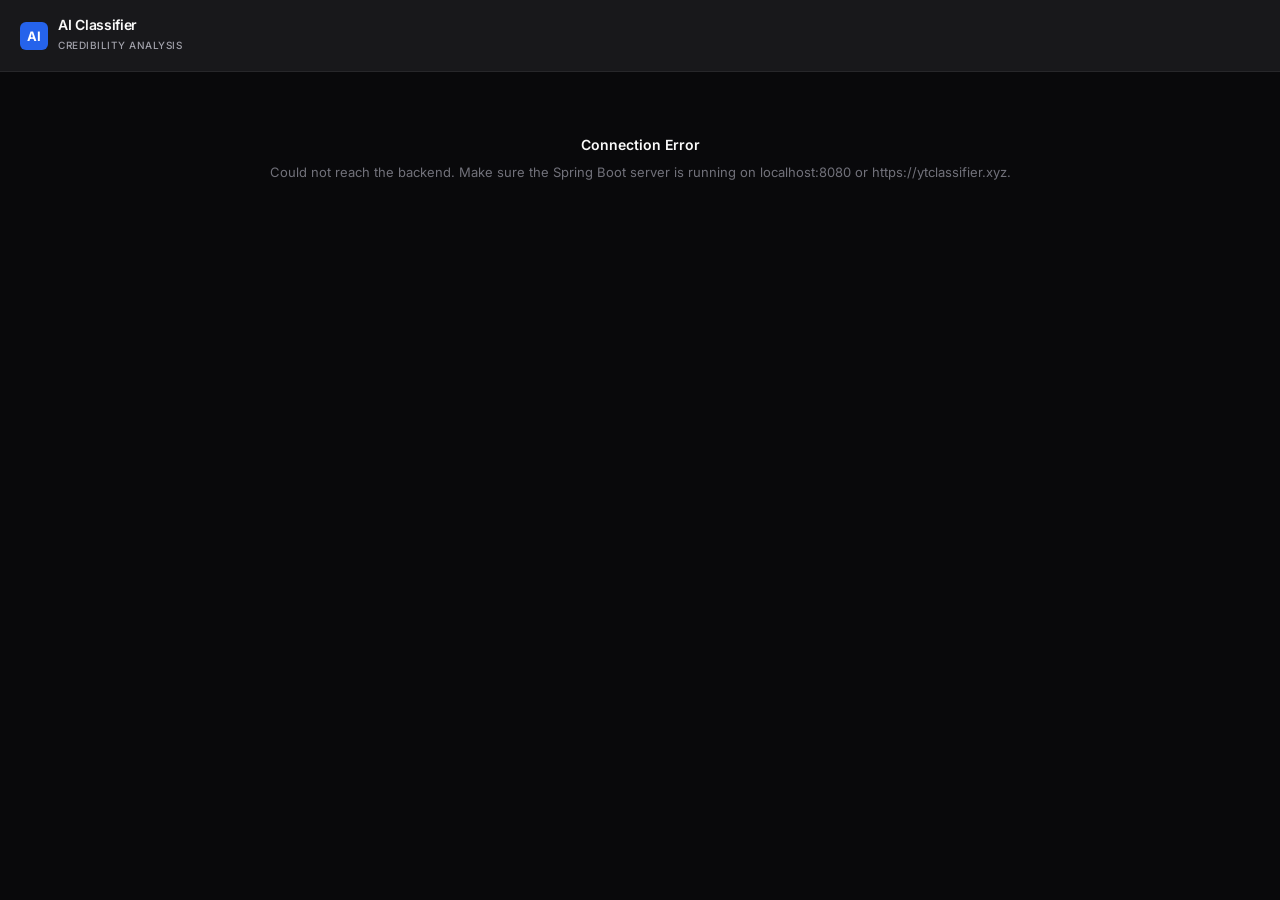
<file: src/main/resources/extension/popup.html>
<!DOCTYPE html>
<html lang="en">
<head>
    <meta charset="UTF-8">
    <title>YouTube AI Classifier</title>
    <link rel="preconnect" href="https://fonts.googleapis.com">
    <link rel="preconnect" href="https://fonts.gstatic.com" crossorigin>
    <link href="https://fonts.googleapis.com/css2?family=Inter:wght@400;500;600;700;800&display=swap" rel="stylesheet">
    <style>
        * {
            margin: 0;
            padding: 0;
            box-sizing: border-box;
        }

        body {
            font-family: 'Inter', -apple-system, BlinkMacSystemFont, sans-serif;
            width: 100%;
            min-width: 300px;
            min-height: 440px;
            background: #09090b;
            color: #f4f4f5;
            overflow-y: auto;
        }

        ::-webkit-scrollbar {
            width: 6px;
        }
        ::-webkit-scrollbar-track {
            background: rgba(255, 255, 255, 0.02);
        }
        ::-webkit-scrollbar-thumb {
            background: rgba(255, 255, 255, 0.1);
            border-radius: 3px;
        }
        ::-webkit-scrollbar-thumb:hover {
            background: rgba(37, 99, 235, 0.4);
        }

        .bg-glow, .bg-glow-2 {
            display: none;
        }

        .header {
            position: relative;
            z-index: 1;
            padding: 16px 20px;
            display: flex;
            align-items: center;
            gap: 10px;
            border-bottom: 1px solid #27272a;
            background: #18181b;
        }

        .header-icon {
            width: 28px;
            height: 28px;
            background: #2563eb;
            border-radius: 6px;
            display: flex;
            align-items: center;
            justify-content: center;
            color: #ffffff;
            font-size: 13px;
            font-weight: 700;
            flex-shrink: 0;
        }

        .header-text h1 {
            font-size: 14px;
            font-weight: 600;
            color: #fafafa;
            letter-spacing: -0.3px;
        }

        .header-text span {
            font-size: 10px;
            font-weight: 500;
            color: #a1a1aa;
            letter-spacing: 0.5px;
            text-transform: uppercase;
        }

        .content {
            position: relative;
            z-index: 1;
            padding: 24px 20px;
            display: flex;
            flex-direction: column;
            align-items: center;
        }

        .score-ring-container {
            position: relative;
            width: 140px;
            height: 140px;
            margin-bottom: 20px;
        }

        .score-ring-svg {
            width: 140px;
            height: 140px;
            transform: rotate(-90deg);
        }

        .score-ring-bg {
            fill: none;
            stroke: #27272a;
            stroke-width: 8;
        }

        .score-ring-fill {
            fill: none;
            stroke-width: 8;
            stroke-linecap: round;
            stroke-dasharray: 408;
            stroke-dashoffset: 408;
            transition: stroke-dashoffset 1.5s cubic-bezier(0.4, 0, 0.2, 1),
                        stroke 0.5s ease;
        }

        .score-value {
            position: absolute;
            top: 50%;
            left: 50%;
            transform: translate(-50%, -50%);
            text-align: center;
        }

        .score-number {
            font-size: 36px;
            font-weight: 700;
            letter-spacing: -1px;
            line-height: 1;
            color: #fafafa;
        }

        .score-label {
            font-size: 9px;
            font-weight: 600;
            color: #71717a;
            text-transform: uppercase;
            letter-spacing: 1px;
            margin-top: 2px;
        }

        .status-badge {
            display: inline-flex;
            align-items: center;
            gap: 6px;
            padding: 4px 10px;
            border-radius: 4px;
            font-size: 11px;
            font-weight: 600;
            margin-bottom: 16px;
            border: 1px solid;
            text-transform: uppercase;
            letter-spacing: 0.05em;
        }

        .status-badge.high {
            background: rgba(16, 185, 129, 0.08);
            color: #10b981;
            border-color: rgba(16, 185, 129, 0.2);
        }

        .status-badge.medium {
            background: rgba(245, 158, 11, 0.08);
            color: #f59e0b;
            border-color: rgba(245, 158, 11, 0.2);
        }

        .status-badge.low {
            background: rgba(239, 68, 68, 0.08);
            color: #ef4444;
            border-color: rgba(239, 68, 68, 0.2);
        }

        .status-badge.neutral {
            background: rgba(113, 113, 122, 0.08);
            color: #71717a;
            border-color: rgba(113, 113, 122, 0.2);
        }

        .status-dot {
            width: 6px;
            height: 6px;
            border-radius: 50%;
            background: currentColor;
        }

        .explanation-card {
            width: 100%;
            background: #18181b;
            border: 1px solid #27272a;
            border-radius: 8px;
            padding: 14px 16px;
        }

        .explanation-label {
            font-size: 10px;
            font-weight: 600;
            color: #2563eb;
            text-transform: uppercase;
            letter-spacing: 1px;
            margin-bottom: 6px;
        }

        .explanation-text {
            font-size: 13px;
            font-weight: 400;
            color: #a1a1aa;
            line-height: 1.5;
        }

        .loading-container {
            display: flex;
            flex-direction: column;
            align-items: center;
            gap: 16px;
            padding: 30px 0;
        }

        .loading-spinner {
            width: 32px;
            height: 32px;
            border-radius: 50%;
            border: 2px solid #27272a;
            border-top-color: #2563eb;
            animation: spin 0.8s linear infinite;
        }

        @keyframes spin {
            to { transform: rotate(360deg); }
        }

        .loading-text {
            font-size: 13px;
            font-weight: 500;
            color: #71717a;
        }

        .loading-dots::after {
            content: '';
            animation: dots 1.5s steps(3, end) infinite;
        }

        @keyframes dots {
            0% { content: ''; }
            33% { content: '.'; }
            66% { content: '..'; }
            100% { content: '...'; }
        }

        .info-container {
            display: flex;
            flex-direction: column;
            align-items: center;
            gap: 10px;
            padding: 30px 20px;
            text-align: center;
        }

        .info-title {
            font-size: 14px;
            font-weight: 600;
            color: #fafafa;
        }

        .info-desc {
            font-size: 13px;
            color: #71717a;
            line-height: 1.4;
        }

        .footer {
            position: relative;
            z-index: 1;
            padding: 12px 20px;
            border-top: 1px solid #27272a;
            display: flex;
            align-items: center;
            justify-content: center;
            gap: 6px;
            background: #18181b;
        }

        .footer span {
            font-size: 10px;
            font-weight: 500;
            color: #71717a;
            letter-spacing: 0.3px;
        }

        .footer .gemini-badge {
            display: inline-flex;
            align-items: center;
            gap: 4px;
            padding: 2px 6px;
            background: rgba(37, 99, 235, 0.1);
            border: 1px solid rgba(37, 99, 235, 0.25);
            border-radius: 4px;
            font-size: 9px;
            font-weight: 600;
            color: #3b82f6;
        }

        .fade-in {
            animation: fadeIn 0.3s ease-out;
        }

        @keyframes fadeIn {
            from { opacity: 0; transform: translateY(6px); }
            to { opacity: 1; transform: translateY(0); }
        }

        .hidden {
            display: none !important;
        }
    </style>
</head>
<body>

    
    <div class="bg-glow"></div>
    <div class="bg-glow-2"></div>

    
    <div class="header">
        <div class="header-icon">AI</div>
        <div class="header-text">
            <h1>AI Classifier</h1>
            <span>Credibility Analysis</span>
            <div style="font-size: 10px; color: rgba(255, 255, 255, 0.4); margin-top: 2px;" id="user-info-display"></div>
        </div>
    </div>

    
    <div id="loading-state" class="content">
        <div class="loading-container">
            <div class="loading-spinner"></div>
            <div class="loading-text">Analyzing video<span class="loading-dots"></span></div>
        </div>
    </div>

    
    <div id="result-state" class="content hidden">
        <div class="score-ring-container">
            <svg class="score-ring-svg" viewBox="0 0 160 160">
                <circle class="score-ring-bg" cx="80" cy="80" r="65"></circle>
                <circle id="score-ring" class="score-ring-fill" cx="80" cy="80" r="65"></circle>
            </svg>
            <div class="score-value">
                <div id="score-number" class="score-number">--</div>
                <div class="score-label">out of 100</div>
            </div>
        </div>

        <div id="status-badge" class="status-badge neutral">
            <div class="status-dot"></div>
            <span id="status-text">Analyzing</span>
        </div>

        <div class="explanation-card">
            <div class="explanation-label">AI Analysis</div>
            <div id="explanation-text" class="explanation-text">—</div>
        </div>

        <div style="font-size: 10px; color: rgba(255, 255, 255, 0.35); text-align: center; margin-top: 16px; line-height: 1.4; max-width: 260px; font-family: 'Inter', sans-serif;">
            ⚠️ This credibility score is AI-generated and may contain inaccuracies. Please verify details independently.
        </div>
    </div>

    
    <div id="info-state" class="content hidden">
        <div class="info-container">
            <div id="info-icon" class="info-icon"></div>
            <div id="info-title" class="info-title">Not a Video Page</div>
            <div id="info-desc" class="info-desc">Navigate to a YouTube video to analyze its credibility.</div>
        </div>
    </div>

    <script src="config.js"></script>
    <script src="popup.js"></script>
</body>
</html>
</file>
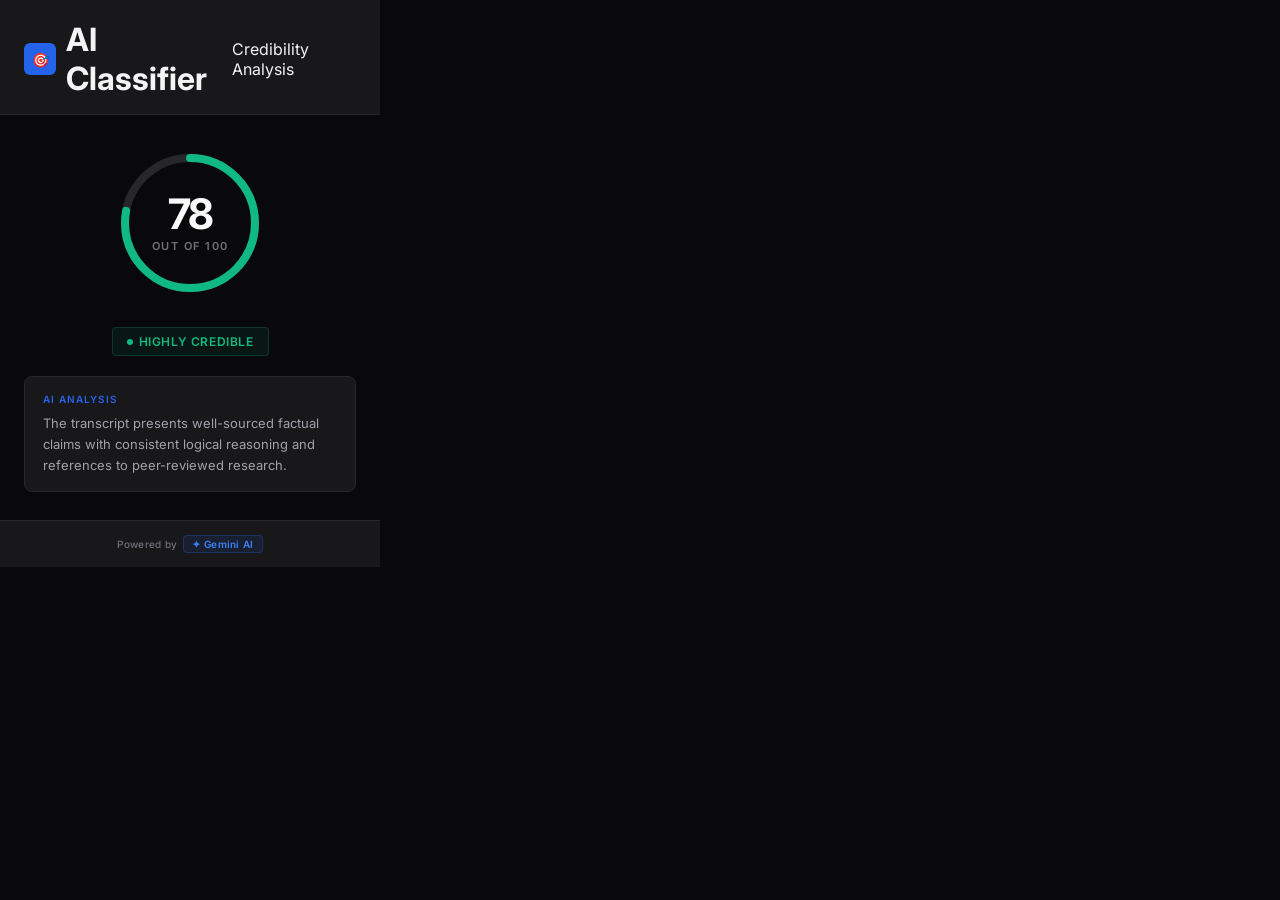
<file: src/main/resources/extension/preview.html>
<!DOCTYPE html>
<html lang="en">
<head>
    <meta charset="UTF-8">
    <title>YouTube AI Classifier</title>
    <link rel="preconnect" href="https://fonts.googleapis.com">
    <link rel="preconnect" href="https://fonts.gstatic.com" crossorigin>
    <link href="https://fonts.googleapis.com/css2?family=Inter:wght@400;500;600;700;800&display=swap" rel="stylesheet">
    <style>
        * {
            margin: 0;
            padding: 0;
            box-sizing: border-box;
        }

        body {
            font-family: 'Inter', -apple-system, BlinkMacSystemFont, sans-serif;
            width: 380px;
            min-height: 420px;
            background: #09090b;
            color: #f4f4f5;
            overflow: hidden;
        }

        .bg-glow, .bg-glow-2 {
            display: none;
        }

        .header {
            position: relative;
            z-index: 1;
            padding: 20px 24px 16px;
            display: flex;
            align-items: center;
            gap: 10px;
            border-bottom: 1px solid #27272a;
            background: #18181b;
        }

        .header-icon {
            width: 32px;
            height: 32px;
            background: #2563eb;
            border-radius: 6px;
            display: flex;
            align-items: center;
            justify-content: center;
            font-size: 14px;
            font-weight: 700;
            color: #ffffff;
            flex-shrink: 0;
        }

        .header-text h1 {
            font-size: 15px;
            font-weight: 600;
            color: #fafafa;
            letter-spacing: -0.3px;
        }

        .header-text span {
            font-size: 11px;
            font-weight: 500;
            color: #a1a1aa;
            letter-spacing: 0.5px;
            text-transform: uppercase;
        }

        .content {
            position: relative;
            z-index: 1;
            padding: 28px 24px;
            display: flex;
            flex-direction: column;
            align-items: center;
        }

        .score-ring-container {
            position: relative;
            width: 160px;
            height: 160px;
            margin-bottom: 24px;
        }

        .score-ring-svg {
            width: 160px;
            height: 160px;
            transform: rotate(-90deg);
        }

        .score-ring-bg {
            fill: none;
            stroke: #27272a;
            stroke-width: 8;
        }

        .score-ring-fill {
            fill: none;
            stroke: #10b981;
            stroke-width: 8;
            stroke-linecap: round;
            stroke-dasharray: 408;
            stroke-dashoffset: 90;
            transition: stroke-dashoffset 1.5s cubic-bezier(0.4, 0, 0.2, 1);
        }

        .score-value {
            position: absolute;
            top: 50%;
            left: 50%;
            transform: translate(-50%, -50%);
            text-align: center;
        }

        .score-number {
            font-size: 42px;
            font-weight: 700;
            letter-spacing: -2px;
            line-height: 1;
            color: #fafafa;
        }

        .score-label {
            font-size: 11px;
            font-weight: 600;
            color: #71717a;
            text-transform: uppercase;
            letter-spacing: 1.5px;
            margin-top: 4px;
        }

        .status-badge {
            display: inline-flex;
            align-items: center;
            gap: 6px;
            padding: 6px 14px;
            border-radius: 4px;
            font-size: 12px;
            font-weight: 600;
            margin-bottom: 20px;
            border: 1px solid;
            background: rgba(16, 185, 129, 0.08);
            color: #10b981;
            border-color: rgba(16, 185, 129, 0.2);
            text-transform: uppercase;
            letter-spacing: 0.05em;
        }

        .status-dot {
            width: 6px;
            height: 6px;
            border-radius: 50%;
            background: currentColor;
        }

        .explanation-card {
            width: 100%;
            background: #18181b;
            border: 1px solid #27272a;
            border-radius: 8px;
            padding: 16px 18px;
        }

        .explanation-label {
            font-size: 10px;
            font-weight: 600;
            color: #2563eb;
            text-transform: uppercase;
            letter-spacing: 1px;
            margin-bottom: 8px;
        }

        .explanation-text {
            font-size: 13px;
            font-weight: 400;
            color: #a1a1aa;
            line-height: 1.6;
        }

        .footer {
            position: relative;
            z-index: 1;
            padding: 14px 24px;
            border-top: 1px solid #27272a;
            display: flex;
            align-items: center;
            justify-content: center;
            gap: 6px;
            background: #18181b;
        }

        .footer span {
            font-size: 10px;
            font-weight: 500;
            color: #71717a;
            letter-spacing: 0.3px;
        }

        .footer .gemini-badge {
            display: inline-flex;
            align-items: center;
            gap: 4px;
            padding: 2px 8px;
            background: rgba(37, 99, 235, 0.1);
            border: 1px solid rgba(37, 99, 235, 0.25);
            border-radius: 4px;
            font-size: 10px;
            font-weight: 600;
            color: #3b82f6;
        }

        .fade-in {
            animation: fadeIn 0.4s ease-out;
        }

        @keyframes fadeIn {
            from { opacity: 0; transform: translateY(8px); }
            to { opacity: 1; transform: translateY(0); }
        }
    </style>
</head>
<body>
    <div class="bg-glow"></div>
    <div class="bg-glow-2"></div>

    <div class="header">
        <div class="header-icon">🎯</div>
    
            <h1>AI Classifier</h1>
            <span>Credibility Analysis</span>
        </div>
    </div>

    <div class="content fade-in">
        <div class="score-ring-container">
            <svg class="score-ring-svg" viewBox="0 0 160 160">
                <circle class="score-ring-bg" cx="80" cy="80" r="65"></circle>
                <circle class="score-ring-fill" cx="80" cy="80" r="65"></circle>
            </svg>
            <div class="score-value">
                <div class="score-number">78</div>
                <div class="score-label">out of 100</div>
            </div>
        </div>

        <div class="status-badge">
            <div class="status-dot"></div>
            <span>Highly Credible</span>
        </div>

        <div class="explanation-card">
            <div class="explanation-label">AI Analysis</div>
            <div class="explanation-text">The transcript presents well-sourced factual claims with consistent logical reasoning and references to peer-reviewed research.</div>
        </div>
    </div>

    <div class="footer">
        <span>Powered by</span>
        <span class="gemini-badge">✦ Gemini AI</span>
    </div>
</body>
</html>
</file>
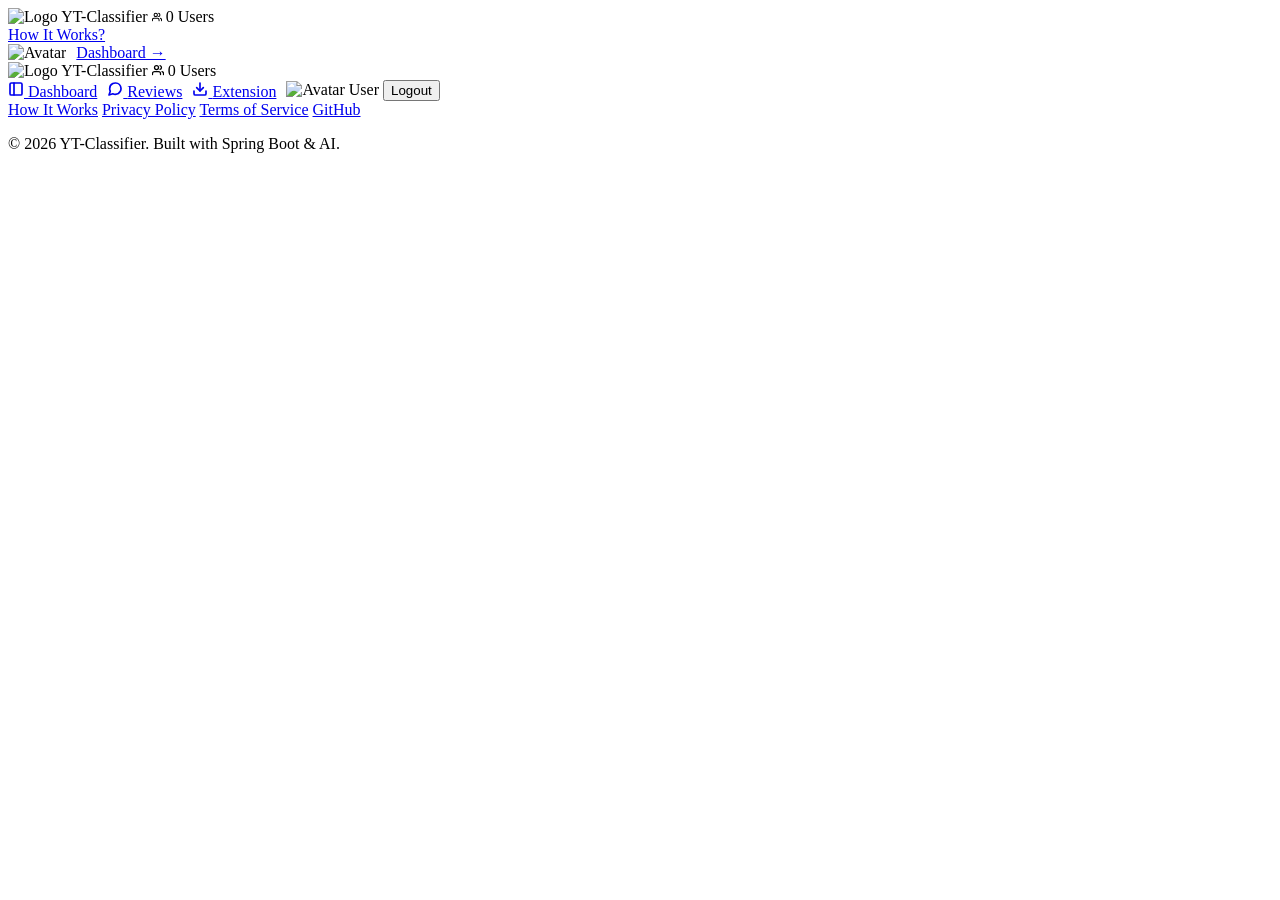
<file: src/main/resources/templates/base.html>
<!DOCTYPE html>
<html xmlns:th="http://www.thymeleaf.org">

<head th:fragment="head(pageTitle)">
    <meta charset="UTF-8">
    <meta name="viewport" content="width=device-width, initial-scale=1.0">
    <title th:text="${pageTitle}">YT-Classifier</title>
    <link href="https://fonts.googleapis.com/css2?family=Inter:wght@400;500;600;700&display=swap" rel="stylesheet">
    <link rel="stylesheet" th:href="@{/spa.css?v=2}">
    <link rel="icon" th:href="@{/logo.png}">
    <script th:src="@{/app.js?v=2}" defer></script>
</head>

<body>

<div th:fragment="background">
    <div class="bg-matrix"></div>
</div>

<div th:fragment="landing-background">
    <div class="bg-matrix"></div>
</div>

<header th:fragment="landing-navbar">
    <div class="logo-hub" onclick="window.location='/'">
        <img th:src="@{/logo.png}" alt="Logo" class="logo-image">
        <span class="logo-title">YT-Classifier</span>
        <span class="users-badge">
            <svg xmlns="http://www.w3.org/2000/svg" width="10" height="10" viewBox="0 0 24 24" fill="none" stroke="currentColor" stroke-width="2.5" stroke-linecap="round" stroke-linejoin="round"><path d="M17 21v-2a4 4 0 0 0-4-4H5a4 4 0 0 0-4 4v2"></path><circle cx="9" cy="7" r="4"></circle><path d="M23 21v-2a4 4 0 0 0-3-3.87"></path><path d="M16 3.13a4 4 0 0 1 0 7.75"></path></svg>
            <span th:text="${userCount}">0</span> Users
        </span>
    </div>
    <div class="nav-actions">
        <a href="/how-it-works" class="btn-action btn-glass">
            How It Works?
        </a>
        <div th:if="${isLoggedIn}" style="display:flex; align-items:center; gap:10px;">
            <img th:if="${userPicture}" th:src="${userPicture}" alt="Avatar" referrerpolicy="no-referrer" class="avatar">
            <a href="/index" class="btn-action btn-green">
                Dashboard →
            </a>
        </div>
    </div>
</header>

<nav th:fragment="navbar(activePage)" class="navbar">
    <div class="logo-hub" onclick="window.location='/'">
        <img th:src="@{/logo.png}" alt="Logo" class="logo-image">
        <span class="logo-title">YT-Classifier</span>
        <span class="users-badge">
            <svg xmlns="http://www.w3.org/2000/svg" width="12" height="12" viewBox="0 0 24 24" fill="none" stroke="currentColor" stroke-width="2.5" stroke-linecap="round" stroke-linejoin="round"><path d="M17 21v-2a4 4 0 0 0-4-4H5a4 4 0 0 0-4 4v2"></path><circle cx="9" cy="7" r="4"></circle><path d="M23 21v-2a4 4 0 0 0-3-3.87"></path><path d="M16 3.13a4 4 0 0 1 0 7.75"></path></svg>
            <span th:text="${userCount}">0</span> Users
        </span>
    </div>

    <div style="display:flex; align-items:center; gap:10px; flex-wrap:wrap;">
        <a href="/index" class="btn-nav" th:classappend="${activePage == 'dashboard'} ? ' active-nav' : ''">
            <svg xmlns="http://www.w3.org/2000/svg" width="16" height="16" viewBox="0 0 24 24" fill="none" stroke="currentColor" stroke-width="2.5" stroke-linecap="round" stroke-linejoin="round"><rect x="3" y="3" width="18" height="18" rx="2" ry="2"></rect><line x1="9" y1="3" x2="9" y2="21"></line></svg>
            <span>Dashboard</span>
        </a>
        <a href="/review" class="btn-nav" th:classappend="${activePage == 'review'} ? ' active-nav' : ''">
            <svg xmlns="http://www.w3.org/2000/svg" width="16" height="16" viewBox="0 0 24 24" fill="none" stroke="currentColor" stroke-width="2.5" stroke-linecap="round" stroke-linejoin="round"><path d="M21 11.5a8.38 8.38 0 0 1-.9 3.8 8.5 8.5 0 0 1-7.6 4.7 8.38 8.38 0 0 1-3.8-.9L3 21l1.9-5.7a8.38 8.38 0 0 1-.9-3.8 8.5 8.5 0 0 1 4.7-7.6 8.38 8.38 0 0 1 3.8-.9h.5a8.48 8.48 0 0 1 8 8v.5z"></path></svg>
            <span>Reviews</span>
        </a>
        <a href="/ytclassifier-extension.zip" download class="btn-nav">
            <svg xmlns="http://www.w3.org/2000/svg" width="16" height="16" viewBox="0 0 24 24" fill="none" stroke="currentColor" stroke-width="2.5" stroke-linecap="round" stroke-linejoin="round"><path d="M21 15v4a2 2 0 0 1-2 2H5a2 2 0 0 1-2-2v-4"></path><polyline points="7 10 12 15 17 10"></polyline><line x1="12" y1="15" x2="12" y2="3"></line></svg>
            <span>Extension</span>
        </a>
        <div class="user-profile" th:if="${userName != null or userEmail != null}">
            <img class="avatar" th:src="${userPicture != null ? userPicture : 'https://www.gravatar.com/avatar/00000000000000000000000000000000?d=mp&f=y'}" alt="Avatar" referrerpolicy="no-referrer">
            <span class="username" th:text="${userName != null ? userName : userEmail}">User</span>
            <form th:action="@{/logout}" method="post" style="display:inline;">
                <button type="submit" class="logout-btn">Logout</button>
            </form>
        </div>
    </div>
</nav>

<footer th:fragment="site-footer" class="site-footer">
    <div class="footer-links">
        <a href="/how-it-works">How It Works</a>
        <a href="/privacy">Privacy Policy</a>
        <a href="/terms">Terms of Service</a>
        <a href="https://github.com/RajSingh-ops/ytclassifier" target="_blank">GitHub</a>
    </div>
    <p class="footer-copy">&copy; 2026 YT-Classifier. Built with Spring Boot &amp; AI.</p>
</footer>

</body>
</html>
</file>
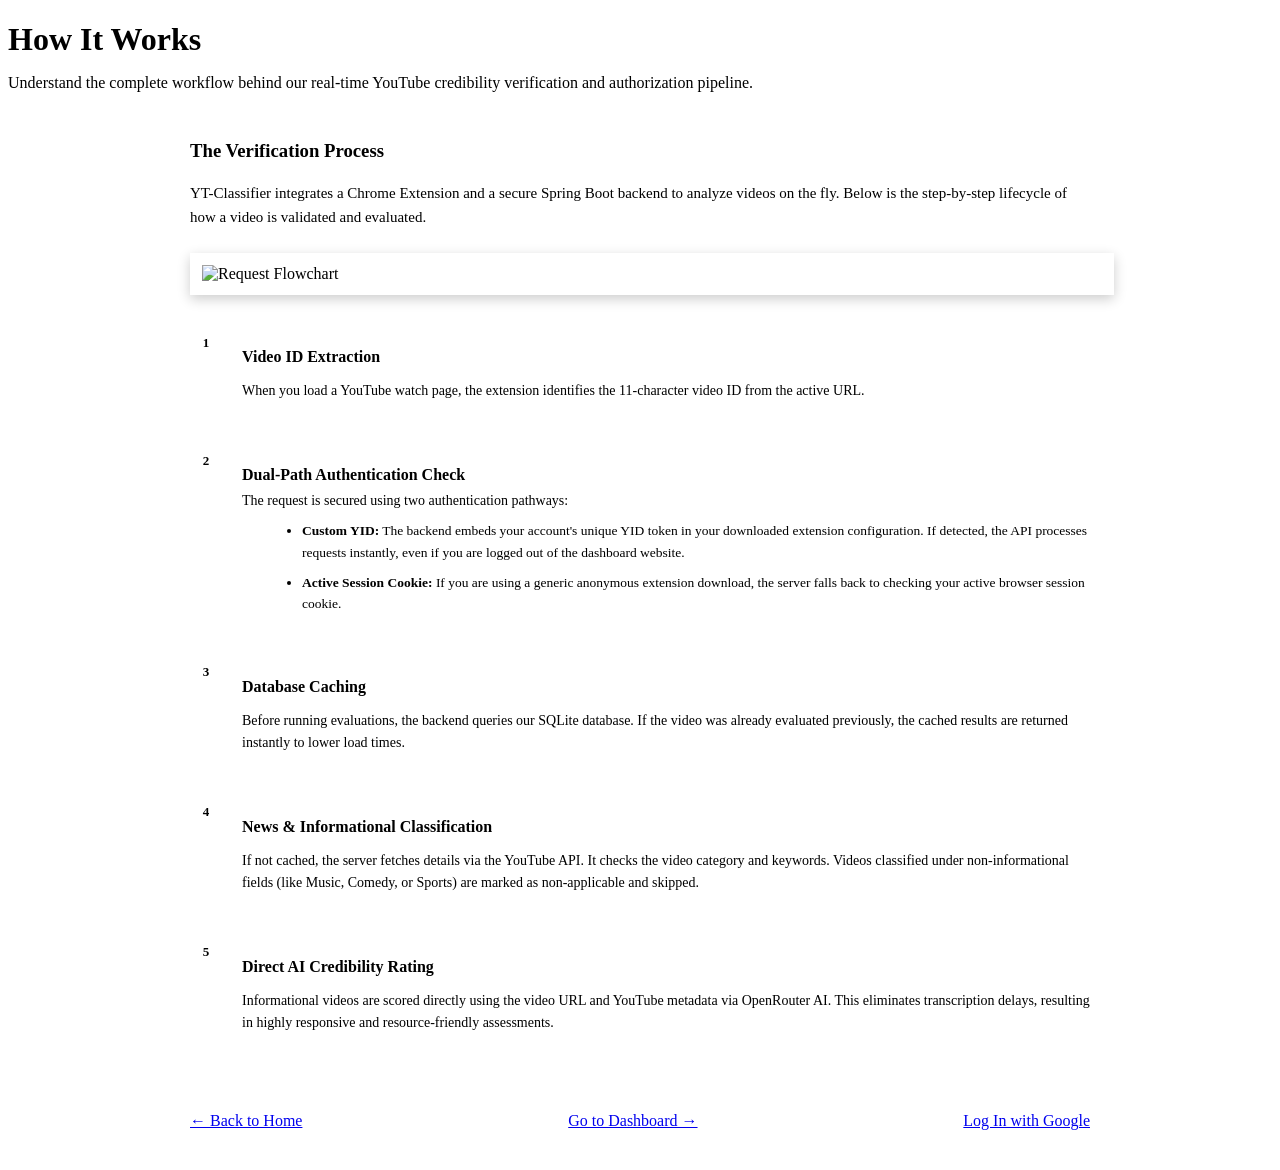
<file: src/main/resources/templates/how-it-works.html>
<!DOCTYPE html>
<html lang="en" xmlns:th="http://www.thymeleaf.org">
<head th:replace="~{base :: head('YT-Classifier | How It Works')}"></head>
<body>
    <div th:replace="~{base :: landing-background}"></div>
    <div class="container">
        <header th:replace="~{base :: landing-navbar}"></header>
        <main class="hero-deck">
            <h1 class="headline" style="margin-bottom: 12px;">
                How <span class="gradient-span">It Works</span>
            </h1>
            <p class="sub-description" style="margin-bottom: 48px;">
                Understand the complete workflow behind our real-time YouTube credibility verification and authorization pipeline.
            </p>
            <div class="glass-card" style="text-align: left; max-width: 900px; margin: 0 auto 40px;">
                <h3 class="section-title">The Verification Process</h3>
                <p style="color: var(--text-secondary); line-height: 1.6; margin-bottom: 24px; font-size: 15px;">
                    YT-Classifier integrates a Chrome Extension and a secure Spring Boot backend to analyze videos on the fly. 
                    Below is the step-by-step lifecycle of how a video is validated and evaluated.
                </p>
                <div style="width: 100%; border-radius: var(--radius-lg); overflow: hidden; background: var(--bg-dark); border: 1px solid var(--border); padding: 12px; margin-bottom: 32px; box-shadow: 0 4px 12px rgba(0,0,0,0.2);">
                    <img th:src="@{/flowchart.png}" alt="Request Flowchart" style="width: 100%; height: auto; display: block; border-radius: var(--radius-md);">
                </div>
                <div style="display: flex; flex-direction: column; gap: 28px;">
                    <div style="display: flex; gap: 20px; align-items: flex-start;">
                        <div style="width: 32px; height: 32px; background: var(--accent-light); border: 1px solid var(--accent-border); color: var(--accent); border-radius: 50%; display: flex; align-items: center; justify-content: center; font-weight: 600; flex-shrink: 0; font-size: 13px;">1</div>
                        <div>
                            <h4 style="font-size: 16px; font-weight: 600; margin-bottom: 6px; color: var(--text-primary);">Video ID Extraction</h4>
                            <p style="color: var(--text-secondary); font-size: 14px; line-height: 1.6;">When you load a YouTube watch page, the extension identifies the 11-character video ID from the active URL.</p>
                        </div>
                    </div>
                    <div style="display: flex; gap: 20px; align-items: flex-start;">
                        <div style="width: 32px; height: 32px; background: var(--accent-light); border: 1px solid var(--accent-border); color: var(--accent); border-radius: 50%; display: flex; align-items: center; justify-content: center; font-weight: 600; flex-shrink: 0; font-size: 13px;">2</div>
                        <div>
                            <h4 style="font-size: 16px; font-weight: 600; margin-bottom: 6px; color: var(--text-primary);">Dual-Path Authentication Check</h4>
                            <div style="color: var(--text-secondary); font-size: 14px; line-height: 1.6;">
                                The request is secured using two authentication pathways:
                                <ul style="margin-left: 20px; margin-top: 8px; color: var(--text-secondary); font-size: 13.5px; line-height: 1.6; display: flex; flex-direction: column; gap: 8px;">
                                    <li><strong>Custom YID:</strong> The backend embeds your account's unique YID token in your downloaded extension configuration. If detected, the API processes requests instantly, even if you are logged out of the dashboard website.</li>
                                    <li><strong>Active Session Cookie:</strong> If you are using a generic anonymous extension download, the server falls back to checking your active browser session cookie.</li>
                                </ul>
                            </div>
                        </div>
                    </div>
                    <div style="display: flex; gap: 20px; align-items: flex-start;">
                        <div style="width: 32px; height: 32px; background: var(--accent-light); border: 1px solid var(--accent-border); color: var(--accent); border-radius: 50%; display: flex; align-items: center; justify-content: center; font-weight: 600; flex-shrink: 0; font-size: 13px;">3</div>
                        <div>
                            <h4 style="font-size: 16px; font-weight: 600; margin-bottom: 6px; color: var(--text-primary);">Database Caching</h4>
                            <p style="color: var(--text-secondary); font-size: 14px; line-height: 1.6;">Before running evaluations, the backend queries our SQLite database. If the video was already evaluated previously, the cached results are returned instantly to lower load times.</p>
                        </div>
                    </div>
                    <div style="display: flex; gap: 20px; align-items: flex-start;">
                        <div style="width: 32px; height: 32px; background: var(--accent-light); border: 1px solid var(--accent-border); color: var(--accent); border-radius: 50%; display: flex; align-items: center; justify-content: center; font-weight: 600; flex-shrink: 0; font-size: 13px;">4</div>
                        <div>
                            <h4 style="font-size: 16px; font-weight: 600; margin-bottom: 6px; color: var(--text-primary);">News & Informational Classification</h4>
                            <p style="color: var(--text-secondary); font-size: 14px; line-height: 1.6;">If not cached, the server fetches details via the YouTube API. It checks the video category and keywords. Videos classified under non-informational fields (like Music, Comedy, or Sports) are marked as non-applicable and skipped.</p>
                        </div>
                    </div>
                    <div style="display: flex; gap: 20px; align-items: flex-start;">
                        <div style="width: 32px; height: 32px; background: var(--accent-light); border: 1px solid var(--accent-border); color: var(--accent); border-radius: 50%; display: flex; align-items: center; justify-content: center; font-weight: 600; flex-shrink: 0; font-size: 13px;">5</div>
                        <div>
                            <h4 style="font-size: 16px; font-weight: 600; margin-bottom: 6px; color: var(--text-primary);">Direct AI Credibility Rating</h4>
                            <p style="color: var(--text-secondary); font-size: 14px; line-height: 1.6;">Informational videos are scored directly using the video URL and YouTube metadata via OpenRouter AI. This eliminates transcription delays, resulting in highly responsive and resource-friendly assessments.</p>
                        </div>
                    </div>
                </div>
                <div style="margin-top: 40px; padding-top: 24px; border-top: 1px solid var(--border); display: flex; justify-content: space-between; align-items: center; flex-wrap: wrap; gap: 16px;">
                    <a href="/" class="btn-action btn-glass">← Back to Home</a>
                    <a th:if="${isLoggedIn}" href="/index" class="btn-action btn-green">Go to Dashboard →</a>
                    <a th:unless="${isLoggedIn}" href="/oauth2/authorization/google" class="btn-action btn-green">Log In with Google</a>
                </div>
            </div>
        </main>
    </div>
</body>
</html>
</file>
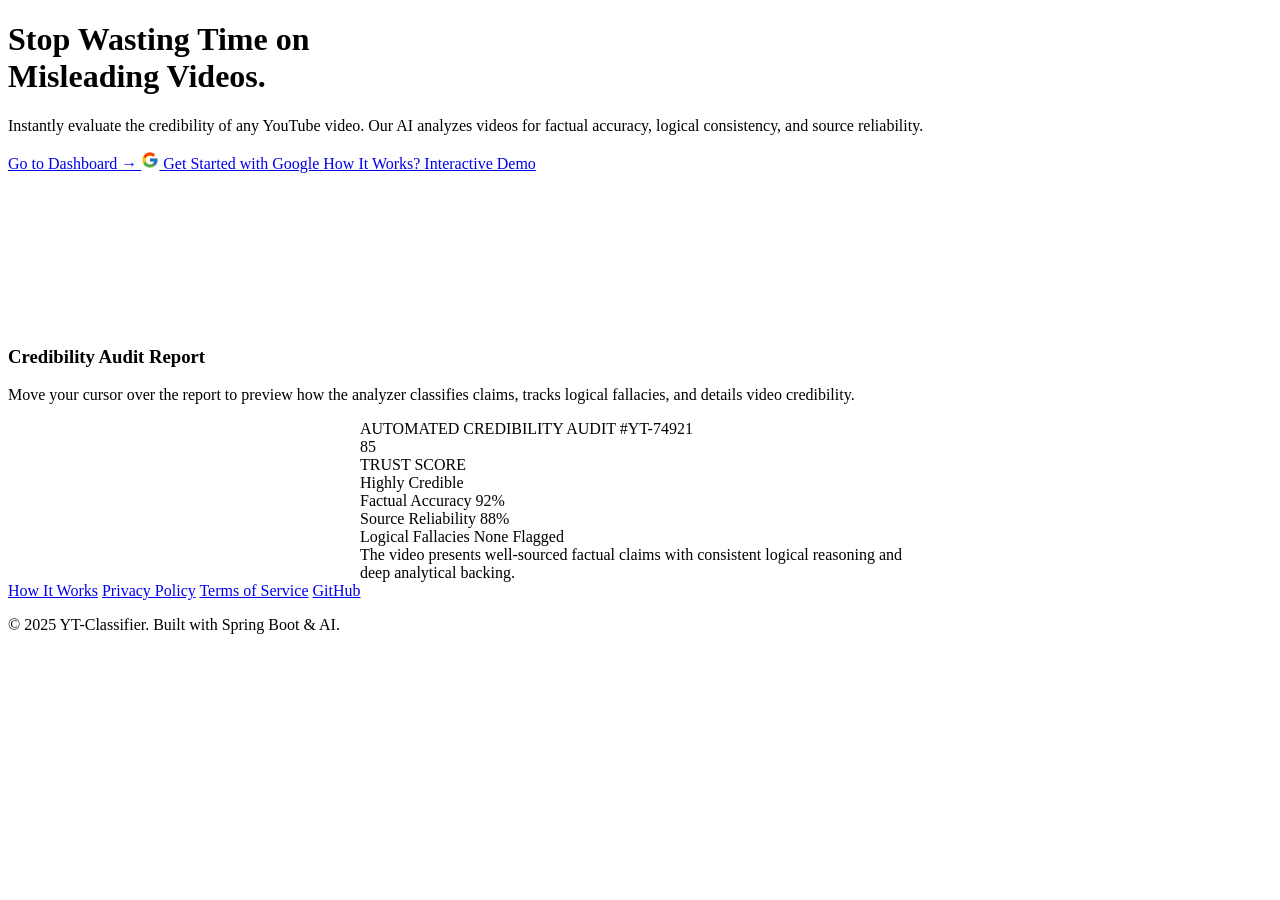
<file: src/main/resources/templates/landing.html>
<!DOCTYPE html>
<html lang="en" xmlns:th="http://www.thymeleaf.org">
<head th:replace="~{base :: head('YT-Classifier | Automated Video Credibility Audits')}"></head>
<body>
    <div th:replace="~{base :: landing-background}"></div>
    <div class="container">
        <header th:replace="~{base :: landing-navbar}"></header>
        <main class="hero-deck">
            <h1 class="headline">
                Stop Wasting Time on <br>
                <span class="gradient-span">Misleading Videos.</span>
            </h1>
            <p class="sub-description">
                Instantly evaluate the credibility of any YouTube video. Our AI analyzes videos for factual accuracy, logical consistency, and source reliability.
            </p>
            <div class="action-row">
                <a th:if="${isLoggedIn}" href="/index" class="btn-action btn-green">
                    Go to Dashboard →
                </a>
                <a th:unless="${isLoggedIn}" href="/oauth2/authorization/google" class="btn-action btn-green">
                    <svg class="google-svg" xmlns="http://www.w3.org/2000/svg" width="18" height="18" viewBox="0 0 48 48"><path fill="#FFC107" d="M43.611 20.083H42V20H24v8h11.303c-1.649 4.657-6.08 8-11.303 8-6.627 0-12-5.373-12-12s5.373-12 12-12c3.059 0 5.842 1.154 7.961 3.039l5.657-5.657C34.046 6.053 29.268 4 24 4 12.955 4 4 12.955 4 24s8.955 20 20 20 20-8.955 20-20c0-1.341-.138-2.65-.389-3.917z"/><path fill="#FF3D00" d="m6.306 14.691 6.571 4.819C14.655 15.108 18.961 12 24 12c3.059 0 5.842 1.154 7.961 3.039l5.657-5.657C34.046 6.053 29.268 4 24 4 16.318 4 9.656 8.337 6.306 14.691z"/><path fill="#4CAF50" d="M24 44c5.166 0 9.86-1.977 13.409-5.192l-6.19-5.238A11.91 11.91 0 0 1 24 36c-5.202 0-9.619-3.317-11.283-7.946l-6.522 5.025C9.505 39.556 16.227 44 24 44z"/><path fill="#1976D2" d="M43.611 20.083H42V20H24v8h11.303a12.04 12.04 0 0 1-4.087 5.571l.003-.002 6.19 5.238C36.971 39.205 44 34 44 24c0-1.341-.138-2.65-.389-3.917z"/></svg>
                    Get Started with Google
                </a>
                <a href="/how-it-works" class="btn-action btn-glass">
                    How It Works?
                </a>
                <a href="#interactive-deck" onclick="document.getElementById('interactive-deck').scrollIntoView({behavior:'smooth'}); return false;" class="btn-action btn-glass">
                    Interactive Demo
                </a>
            </div>
            <div class="video-showcase-container">
                <div class="video-glass-frame">
                    <div class="video-viewport">
                        <video class="embedded-showcase" autoplay loop muted playsinline>
                            <source th:src="@{/test.mp4}" type="video/mp4">
                        </video>
                    </div>
                </div>
            </div>
            <div class="hologram-section" id="interactive-deck">
                <h3 class="hologram-section-title">Credibility Audit Report</h3>
                <p class="hologram-section-subtitle">
                    Move your cursor over the report to preview how the analyzer classifies claims, tracks logical fallacies, and details video credibility.
                </p>
                <div class="holo-card-wrapper" style="max-width: 560px; margin: 0 auto;">
                    <div class="hologram-card" id="tilt-card">
                        <div class="report-header">
                            <span class="report-meta-tag">AUTOMATED CREDIBILITY AUDIT</span>
                            <span class="report-id" id="live-report-id">#YT-74921</span>
                        </div>
                        <div class="report-layout">
                            <div class="report-score-box">
                                <div class="report-score-num" id="live-score">85</div>
                                <span class="report-score-label">TRUST SCORE</span>
                                <div class="trust-badge credible-badge" id="live-badge">Highly Credible</div>
                            </div>
                            <div class="report-details-box">
                                <div class="report-metric-row">
                                    <div class="report-metric-info">
                                        <span class="report-metric-title">Factual Accuracy</span>
                                        <span class="report-metric-value" id="live-metric-factual">92%</span>
                                    </div>
                                    <div class="report-progress-bg">
                                        <div class="report-progress-fill" id="live-fill-factual" style="width: 92%;"></div>
                                    </div>
                                </div>
                                <div class="report-metric-row">
                                    <div class="report-metric-info">
                                        <span class="report-metric-title">Source Reliability</span>
                                        <span class="report-metric-value" id="live-metric-sources">88%</span>
                                    </div>
                                    <div class="report-progress-bg">
                                        <div class="report-progress-fill" id="live-fill-sources" style="width: 88%;"></div>
                                    </div>
                                </div>
                                <div class="report-metric-row">
                                    <div class="report-metric-info">
                                        <span class="report-metric-title">Logical Fallacies</span>
                                        <span class="report-metric-value" id="live-metric-fallacies">None Flagged</span>
                                    </div>
                                    <div class="report-progress-bg">
                                        <div class="report-progress-fill" id="live-fill-fallacies" style="style-placeholder: dummy; width: 100%;"></div>
                                    </div>
                                </div>
                            </div>
                        </div>
                        <div class="summary-block" id="live-summary">
                            The video presents well-sourced factual claims with consistent logical reasoning and deep analytical backing.
                        </div>
                    </div>
                </div>
            </div>
        </main>
    </div>
    <footer class="site-footer">
        <div class="footer-links">
            <a href="/how-it-works">How It Works</a>
            <a href="/privacy">Privacy Policy</a>
            <a href="/terms">Terms of Service</a>
            <a href="https://github.com/RajSingh-ops/ytclassifier" target="_blank">GitHub</a>
        </div>
        <p class="footer-copy">&copy; 2025 YT-Classifier. Built with Spring Boot &amp; AI.</p>
    </footer>
</body>
</html>
</file>
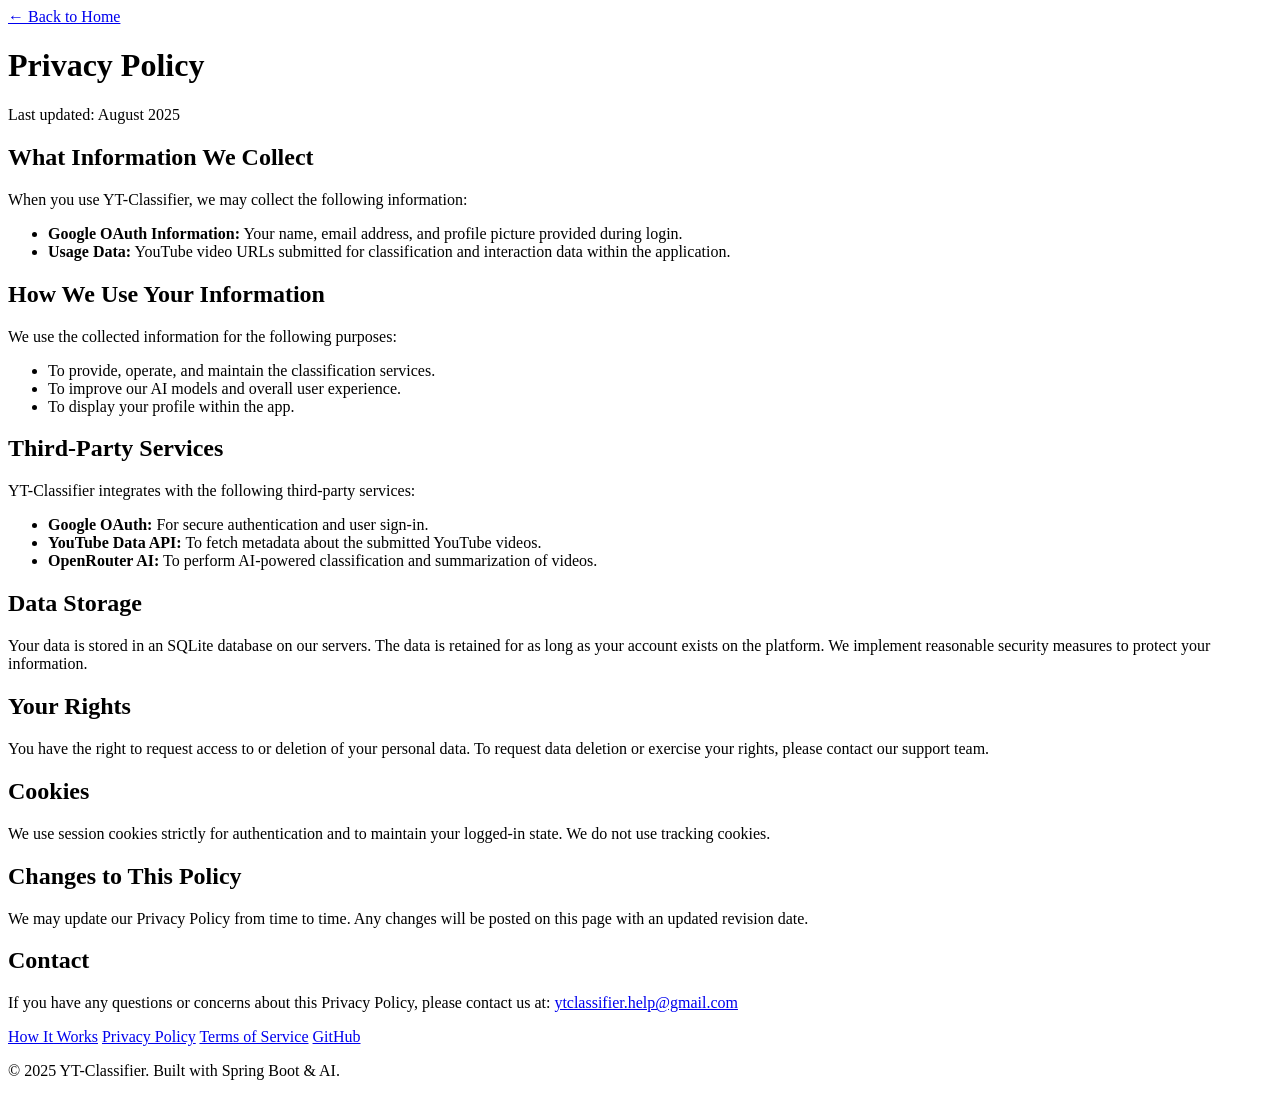
<file: src/main/resources/templates/privacy.html>
<!DOCTYPE html>
<html lang="en" xmlns:th="http://www.thymeleaf.org">
<head th:replace="~{base :: head('Privacy Policy - YT-Classifier')}">
</head>
<body>
    <div th:replace="~{base :: landing-background}"></div>
    <header th:replace="~{base :: landing-navbar}"></header>

    <div class="container">
        <div class="legal-page">
            <a href="/" class="legal-back-link">&larr; Back to Home</a>
            
            <h1>Privacy Policy</h1>
            <p class="legal-updated">Last updated: August 2025</p>

            <h2>What Information We Collect</h2>
            <p>When you use YT-Classifier, we may collect the following information:</p>
            <ul>
                <li><strong>Google OAuth Information:</strong> Your name, email address, and profile picture provided during login.</li>
                <li><strong>Usage Data:</strong> YouTube video URLs submitted for classification and interaction data within the application.</li>
            </ul>

            <h2>How We Use Your Information</h2>
            <p>We use the collected information for the following purposes:</p>
            <ul>
                <li>To provide, operate, and maintain the classification services.</li>
                <li>To improve our AI models and overall user experience.</li>
                <li>To display your profile within the app.</li>
            </ul>

            <h2>Third-Party Services</h2>
            <p>YT-Classifier integrates with the following third-party services:</p>
            <ul>
                <li><strong>Google OAuth:</strong> For secure authentication and user sign-in.</li>
                <li><strong>YouTube Data API:</strong> To fetch metadata about the submitted YouTube videos.</li>
                <li><strong>OpenRouter AI:</strong> To perform AI-powered classification and summarization of videos.</li>
            </ul>

            <h2>Data Storage</h2>
            <p>Your data is stored in an SQLite database on our servers. The data is retained for as long as your account exists on the platform. We implement reasonable security measures to protect your information.</p>

            <h2>Your Rights</h2>
            <p>You have the right to request access to or deletion of your personal data. To request data deletion or exercise your rights, please contact our support team.</p>

            <h2>Cookies</h2>
            <p>We use session cookies strictly for authentication and to maintain your logged-in state. We do not use tracking cookies.</p>

            <h2>Changes to This Policy</h2>
            <p>We may update our Privacy Policy from time to time. Any changes will be posted on this page with an updated revision date.</p>

            <h2>Contact</h2>
            <p>If you have any questions or concerns about this Privacy Policy, please contact us at: <a href="mailto:ytclassifier.help@gmail.com">ytclassifier.help@gmail.com</a></p>
        </div>
    </div>

    <footer class="site-footer">
        <div class="footer-links">
            <a href="/how-it-works">How It Works</a>
            <a href="/privacy">Privacy Policy</a>
            <a href="/terms">Terms of Service</a>
            <a href="https://github.com/RajSingh-ops/ytclassifier" target="_blank">GitHub</a>
        </div>
        <p class="footer-copy">&copy; 2025 YT-Classifier. Built with Spring Boot &amp; AI.</p>
    </footer>
</body>
</html>
</file>
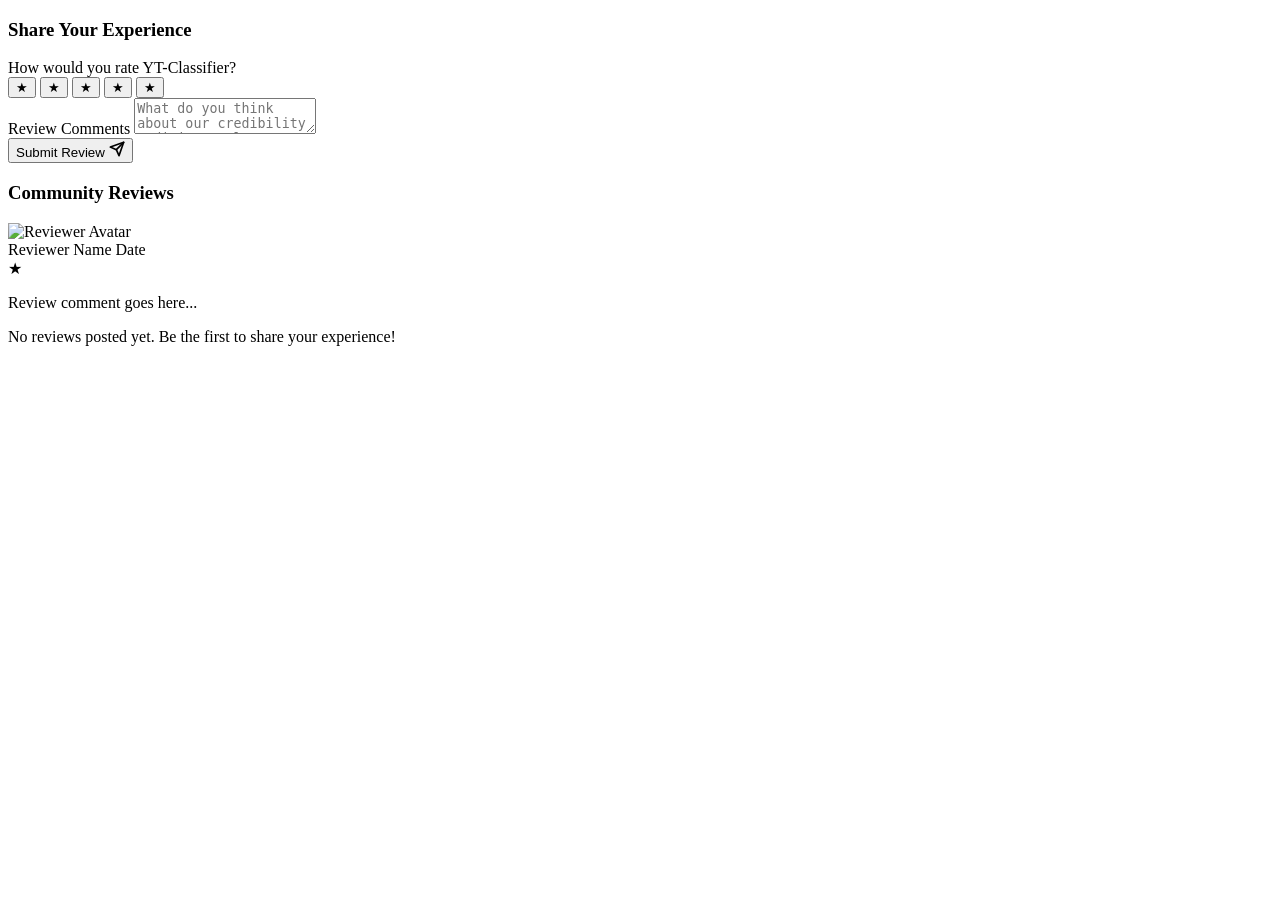
<file: src/main/resources/templates/review.html>
<!DOCTYPE html>
<html lang="en" xmlns:th="http://www.thymeleaf.org">
<head>
    <div th:replace="~{base :: head('Review Panel - YT-Classifier')}"></div>
</head>
<body>

    <div th:replace="~{base :: background}"></div>

    <div class="container">

        <nav th:replace="~{base :: navbar('review')}"></nav>

        <div class="review-grid">

            <div class="glass-card">
                <h3 class="section-title">Share Your Experience</h3>

                <form th:action="@{/review/add}" method="post" id="review-form">
                    <div class="form-group">
                        <label class="form-label">How would you rate YT-Classifier?</label>
                        <div class="rating-select">
                            <button type="button" class="star-btn" data-value="1">★</button>
                            <button type="button" class="star-btn" data-value="2">★</button>
                            <button type="button" class="star-btn" data-value="3">★</button>
                            <button type="button" class="star-btn" data-value="4">★</button>
                            <button type="button" class="star-btn" data-value="5">★</button>
                        </div>
                        <input type="hidden" name="rating" id="rating-input" value="5">
                    </div>

                    <div class="form-group">
                        <label class="form-label" for="comment-text">Review Comments</label>
                        <textarea name="comment" id="comment-text" class="textarea-input" placeholder="What do you think about our credibility auditing tool? (Features, accuracy, extension design, etc.)" required></textarea>
                    </div>

                    <button type="submit" class="primary-btn full-w">
                        Submit Review
                        <svg xmlns="http://www.w3.org/2000/svg" width="16" height="16" viewBox="0 0 24 24" fill="none" stroke="currentColor" stroke-width="2.5" stroke-linecap="round" stroke-linejoin="round"><line x1="22" y1="2" x2="11" y2="13"></line><polygon points="22 2 15 22 11 13 2 9 22 2"></polygon></svg>
                    </button>
                </form>
            </div>

            <div class="glass-card">
                <h3 class="section-title">Community Reviews</h3>

                <div class="reviews-feed">
                    <div class="review-card" th:each="review : ${reviews}">
                        <div class="review-header">
                            <div class="reviewer-info">
                                <img class="reviewer-avatar" th:src="${review.userPicture != null ? review.userPicture : 'https://www.gravatar.com/avatar/00000000000000000000000000000000?d=mp&f=y'}" alt="Reviewer Avatar" referrerpolicy="no-referrer">
                                <div class="reviewer-details">
                                    <span class="reviewer-name" th:text="${review.userName != null ? review.userName : 'Anonymous'}">Reviewer Name</span>
                                    <span class="review-date" th:text="${#temporals.format(review.createdAt, 'dd MMM yyyy, HH:mm')}">Date</span>
                                </div>
                            </div>
                            <div class="rating-stars">
                                <span th:each="star : ${#numbers.sequence(1, 5)}"
                                      th:class="'star-icon ' + (${star <= review.rating} ? 'filled' : '')">★</span>
                            </div>
                        </div>
                        <p class="review-comment" th:text="${review.comment}">Review comment goes here...</p>
                    </div>

                    <div class="empty-feed" th:if="${reviews == null or #lists.isEmpty(reviews)}">
                        No reviews posted yet. Be the first to share your experience!
                    </div>
                </div>
            </div>

        </div>

    </div>

</body>
</html>
</file>
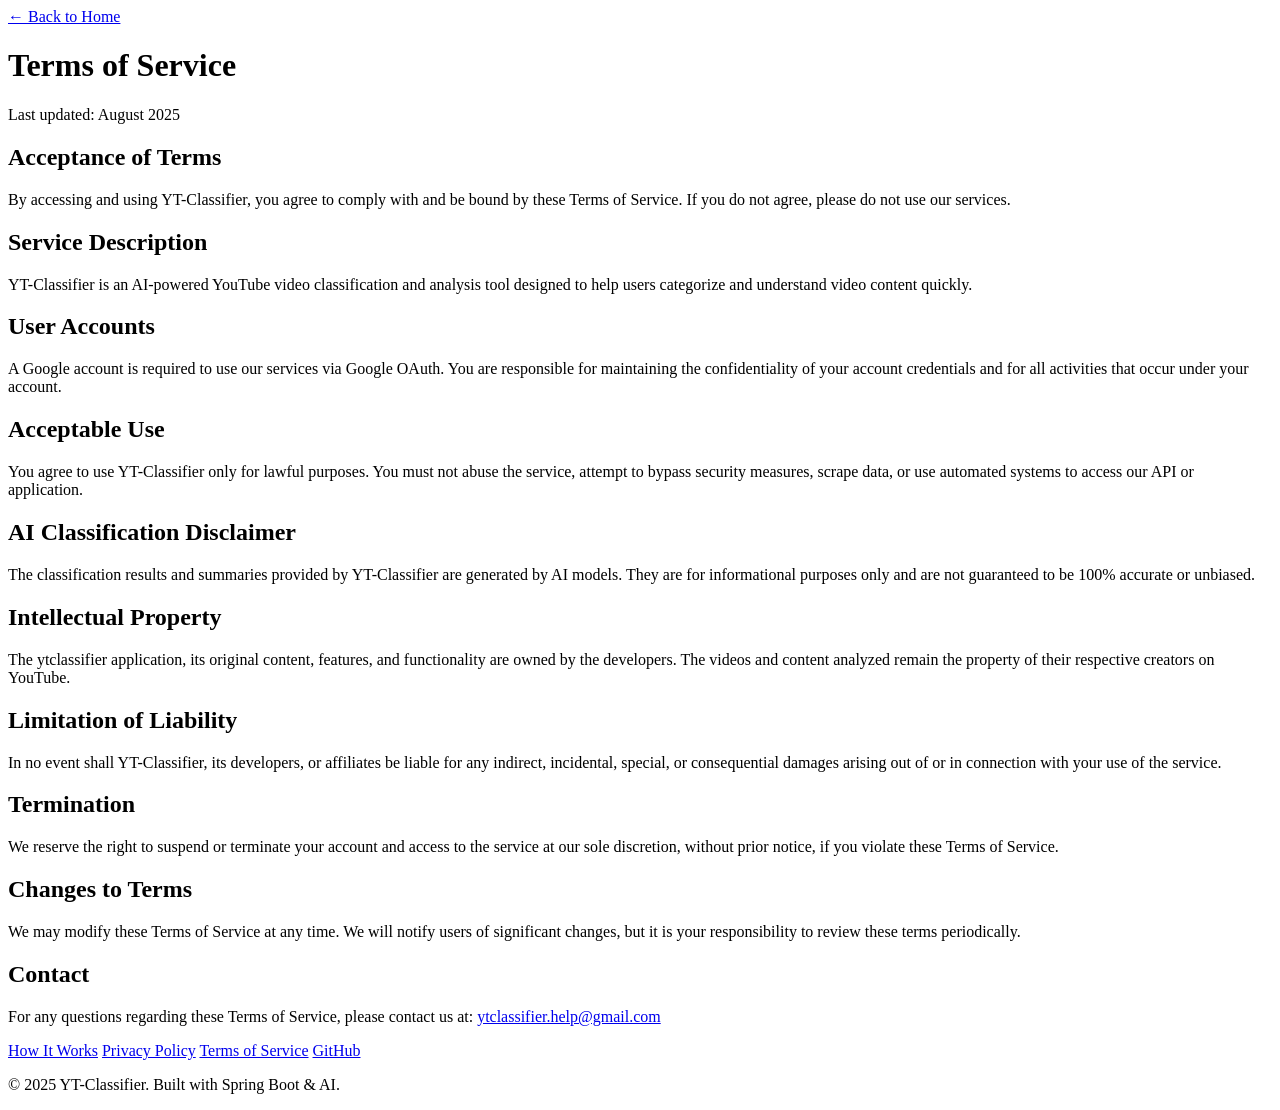
<file: src/main/resources/templates/terms.html>
<!DOCTYPE html>
<html lang="en" xmlns:th="http://www.thymeleaf.org">
<head th:replace="~{base :: head('Terms of Service - YT-Classifier')}">
</head>
<body>
    <div th:replace="~{base :: landing-background}"></div>
    <header th:replace="~{base :: landing-navbar}"></header>

    <div class="container">
        <div class="legal-page">
            <a href="/" class="legal-back-link">&larr; Back to Home</a>
            
            <h1>Terms of Service</h1>
            <p class="legal-updated">Last updated: August 2025</p>

            <h2>Acceptance of Terms</h2>
            <p>By accessing and using YT-Classifier, you agree to comply with and be bound by these Terms of Service. If you do not agree, please do not use our services.</p>

            <h2>Service Description</h2>
            <p>YT-Classifier is an AI-powered YouTube video classification and analysis tool designed to help users categorize and understand video content quickly.</p>

            <h2>User Accounts</h2>
            <p>A Google account is required to use our services via Google OAuth. You are responsible for maintaining the confidentiality of your account credentials and for all activities that occur under your account.</p>

            <h2>Acceptable Use</h2>
            <p>You agree to use YT-Classifier only for lawful purposes. You must not abuse the service, attempt to bypass security measures, scrape data, or use automated systems to access our API or application.</p>

            <h2>AI Classification Disclaimer</h2>
            <p>The classification results and summaries provided by YT-Classifier are generated by AI models. They are for informational purposes only and are not guaranteed to be 100% accurate or unbiased.</p>

            <h2>Intellectual Property</h2>
            <p>The ytclassifier application, its original content, features, and functionality are owned by the developers. The videos and content analyzed remain the property of their respective creators on YouTube.</p>

            <h2>Limitation of Liability</h2>
            <p>In no event shall YT-Classifier, its developers, or affiliates be liable for any indirect, incidental, special, or consequential damages arising out of or in connection with your use of the service.</p>

            <h2>Termination</h2>
            <p>We reserve the right to suspend or terminate your account and access to the service at our sole discretion, without prior notice, if you violate these Terms of Service.</p>

            <h2>Changes to Terms</h2>
            <p>We may modify these Terms of Service at any time. We will notify users of significant changes, but it is your responsibility to review these terms periodically.</p>

            <h2>Contact</h2>
            <p>For any questions regarding these Terms of Service, please contact us at: <a href="mailto:ytclassifier.help@gmail.com">ytclassifier.help@gmail.com</a></p>
        </div>
    </div>

    <footer class="site-footer">
        <div class="footer-links">
            <a href="/how-it-works">How It Works</a>
            <a href="/privacy">Privacy Policy</a>
            <a href="/terms">Terms of Service</a>
            <a href="https://github.com/RajSingh-ops/ytclassifier" target="_blank">GitHub</a>
        </div>
        <p class="footer-copy">&copy; 2025 YT-Classifier. Built with Spring Boot &amp; AI.</p>
    </footer>
</body>
</html>
</file>
